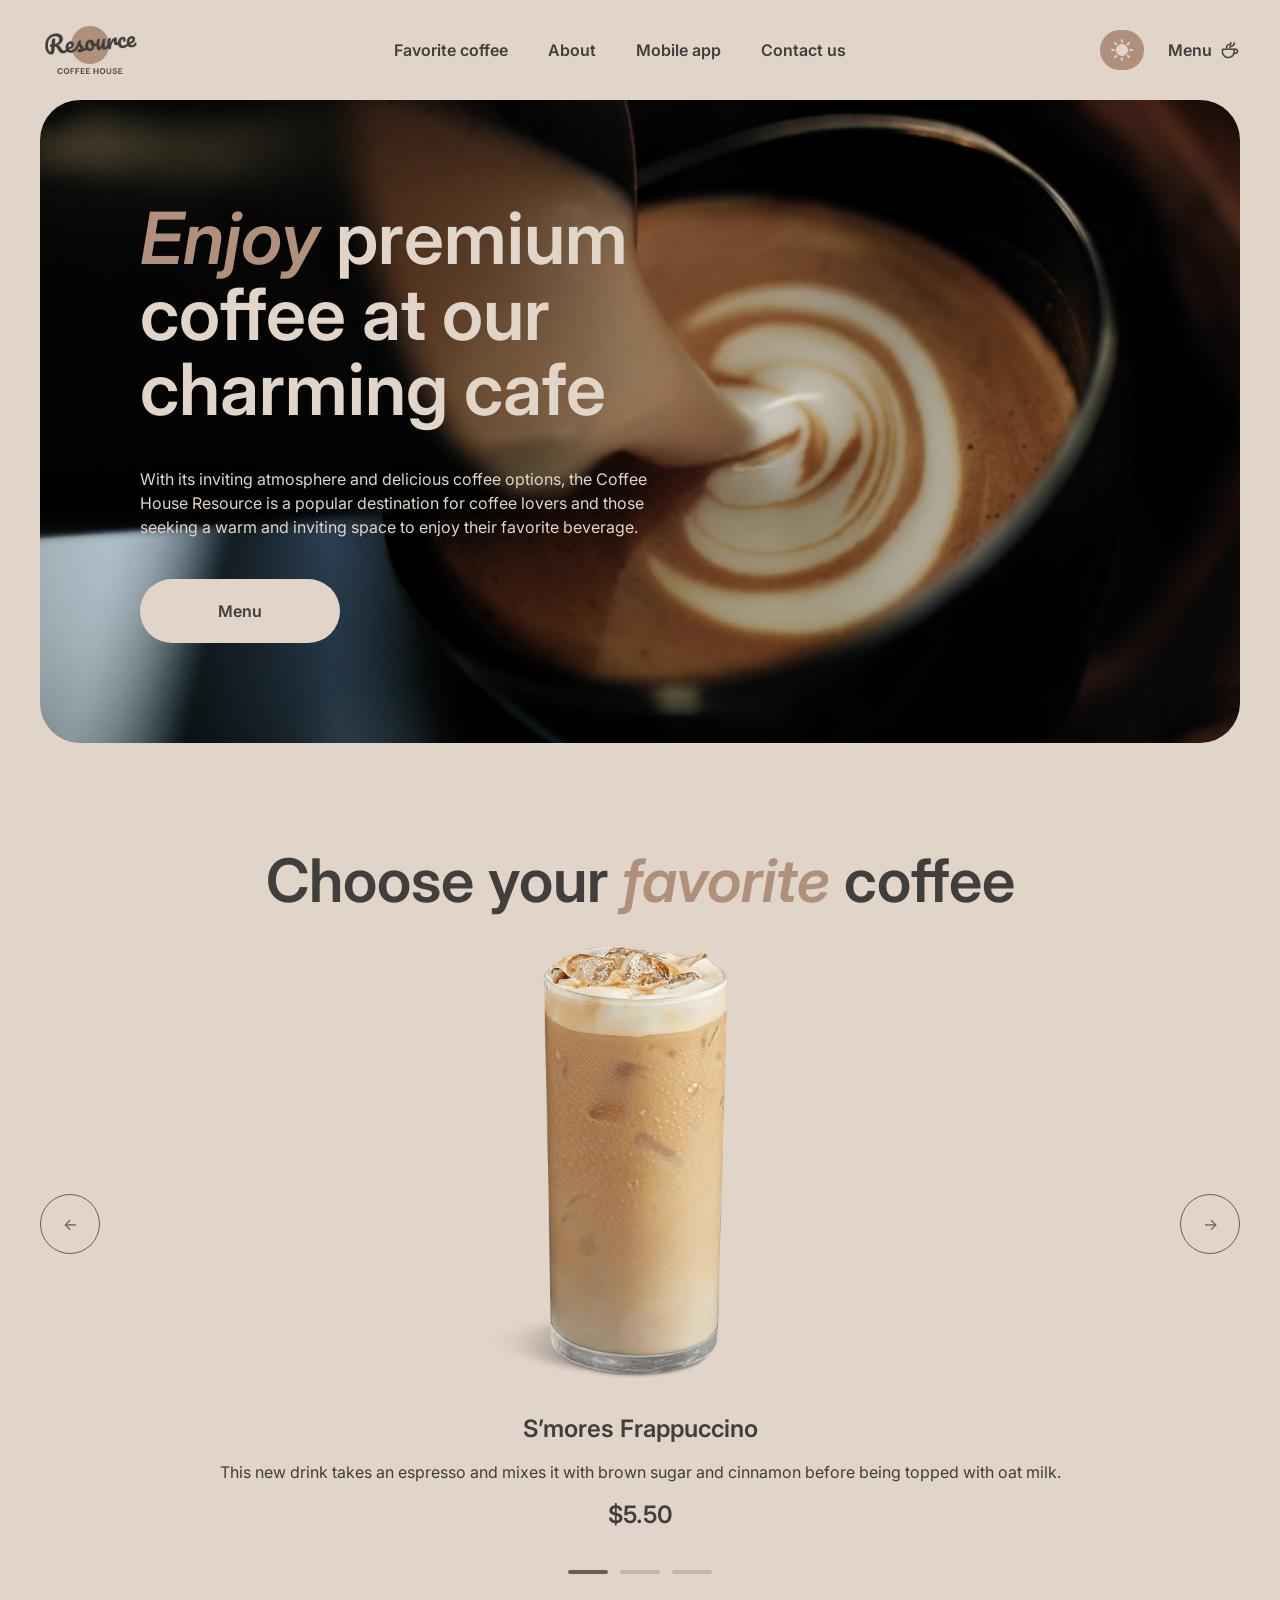
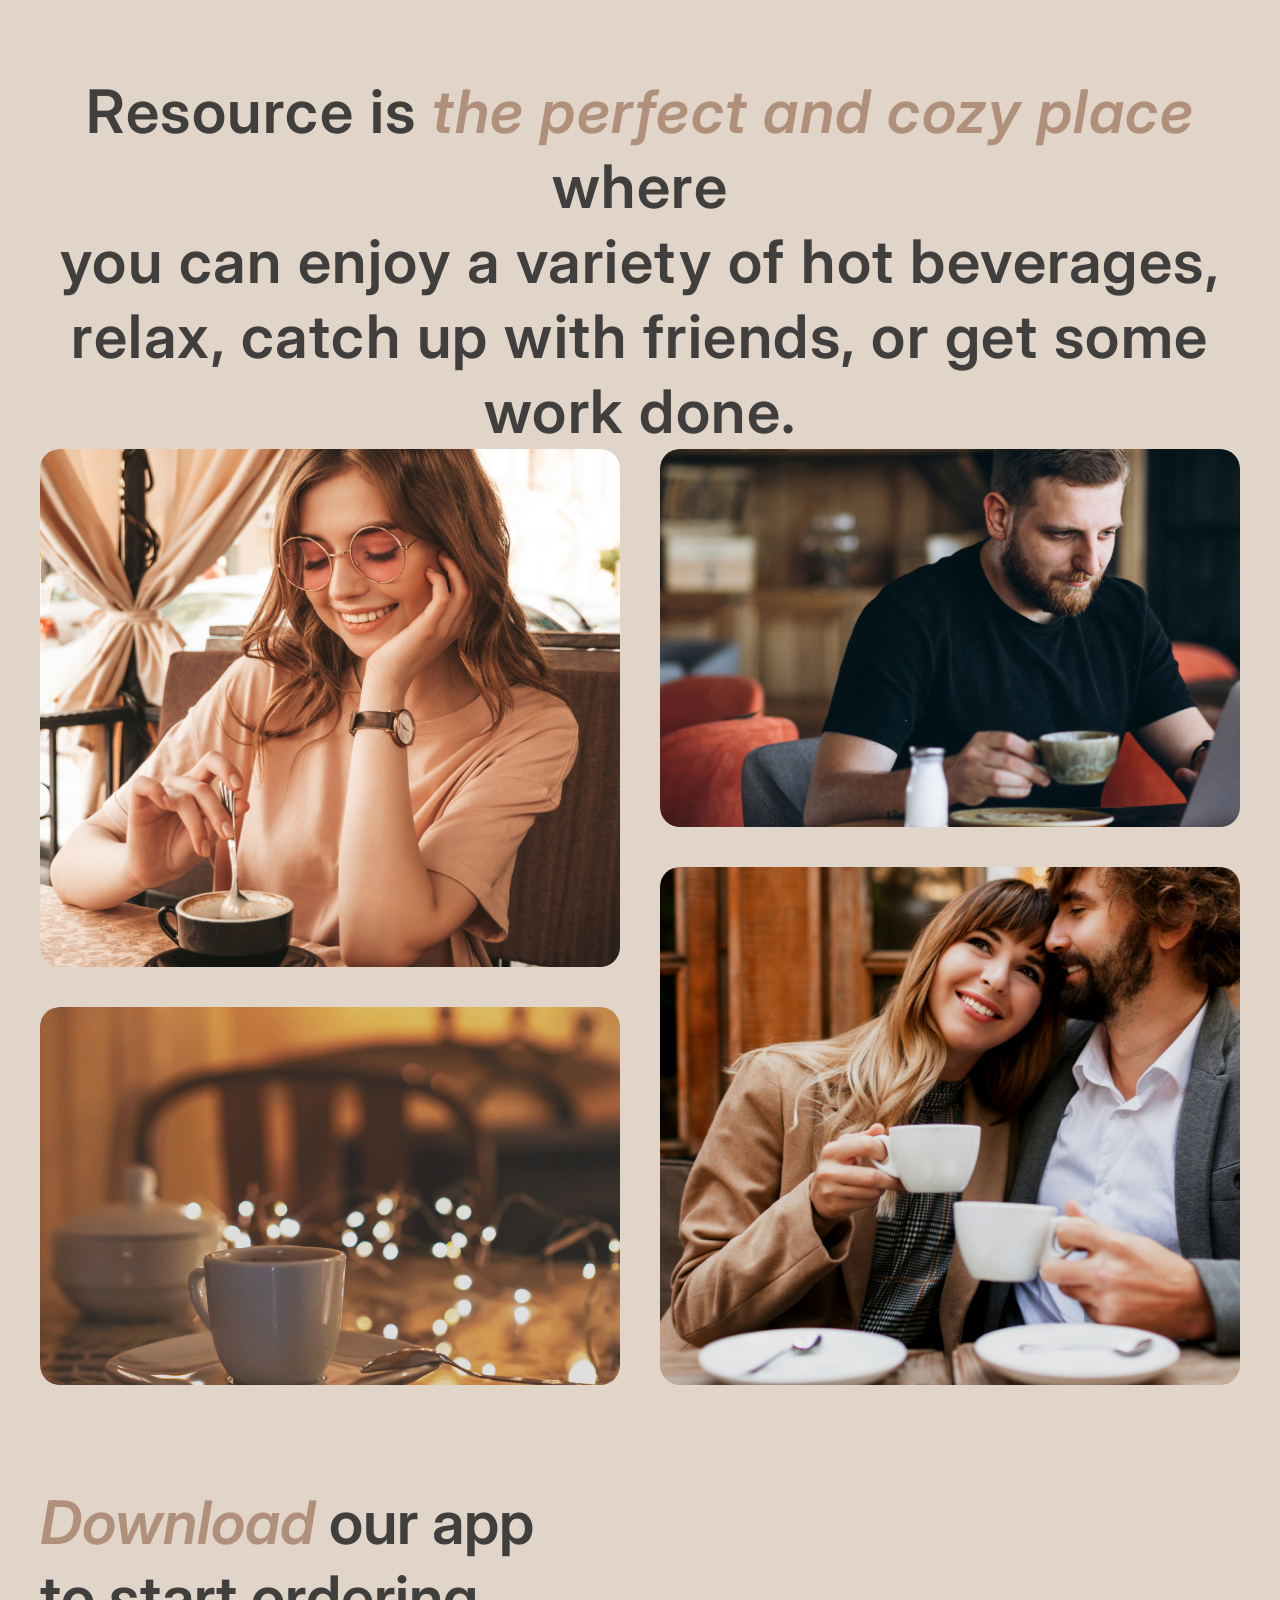
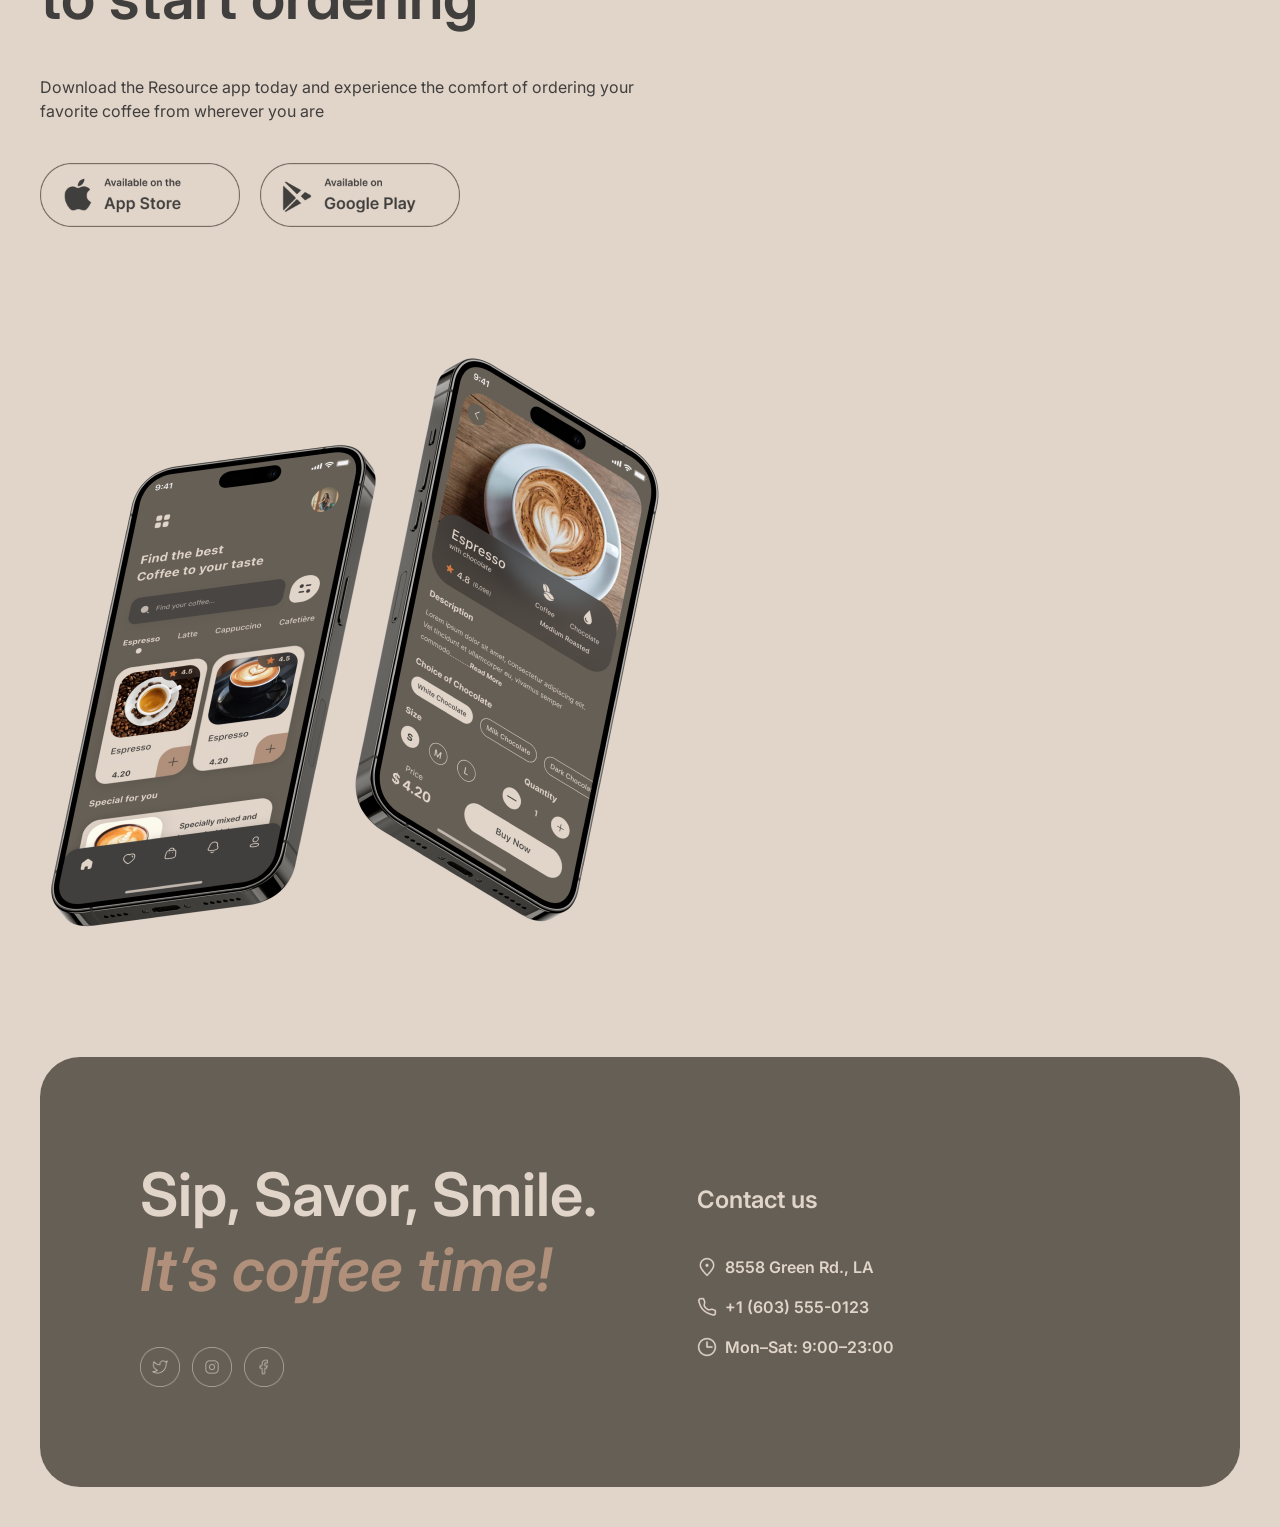
<file: index.html>
<!DOCTYPE html>
<html lang="en">
<head>
    <meta charset="UTF-8">
    <meta name="viewport" content="width=device-width, initial-scale=1.0">
    <title>Coffee House</title>
    <link rel="stylesheet" href="style.css">
    <link rel="preconnect" href="https://fonts.googleapis.com">
    <link rel="preconnect" href="https://fonts.gstatic.com" crossorigin>
    <link href="https://fonts.googleapis.com/css2?family=Inter:ital,opsz,wght@0,14..32,100..900;1,14..32,100..900&display=swap" rel="stylesheet">
</head>
<body>
    <div class="container">
    <header class="header">
            <a class="logo" href="index.html">
                <img src="assets/logo.png" alt="logo Coffee House">
            </a>
            <nav class="nav">
                <ul class="nav-list">
                    <li class="nav-item"><a class="item-link" href="#favorite_coffee">Favorite coffee</a></li>
                    <li class="nav-item"><a class="item-link" href="#about">About</a></li>
                    <li class="nav-item"><a class="item-link" href="#mobile_app">Mobile app</a></li>
                    <li class="nav-item"><a class="item-link" href="#contact_us">Contact us</a></li>
                </ul>
            </nav>
            <div class="header-actions">
                <button class="theme-button" type="button">
                    <img src="assets/Theme switch.png">
                </button>

                <a class="menu-link" href="menu.html">
                <p>Menu</p>
                <img src="assets/coffee-cup.png">
                </a>
                <button class="burger">
                <img src="assets/button-icon-burger.png" alt="menu_реализовать_по-другому">
            </button>
            </div>
            
    </header>
    <main>
        <section class="hero">
            <div class="hero-content">
                <h1>
                    <em>Enjoy</em> premium
                    coffee at our
                    charming cafe
                </h1>
                <p class="hero-text">
                    With its inviting atmosphere and delicious coffee options, the Coffee House Resource is a popular destination for coffee lovers and those seeking a warm and inviting space to enjoy their favorite beverage.
                </p>
                <a class="hero-button" href="menu.html">
                    <span>
                        Menu
                    </span>
                    <img src="assets/coffee-cup.png" alt="">
                </a>

            </div>
        </section>

        <section class="favorite" id="favorite_coffee">
            <h2>
                Choose your <em>favorite</em> coffee
            </h2>
            <div class="favorite-slider">
                <button class="slider-button slider-button-left" type="button">
                    ←
                </button>
                <div class="coffee-card">
                    <img src="assets/coffee-slider-1.png" alt="S’mores Frappuccino">
                    <h3>S’mores Frappuccino</h3>
                    <p class="coffee-text">This new drink takes an espresso and mixes it with brown
                    sugar and cinnamon before being topped with oat milk.</p>
                    <p class="coffee-price">$5.50</p>
                </div>
                <button class="slider-button slider-button-right" type="button">
                    →
                </button>
            </div>
            <div class="slider-pagination">
                <span class="pagination-item active"></span>
                <span class="pagination-item"></span>
                <span class="pagination-item"></span>

            </div>

        </section>

        <section class="about" id="about">
            <h2>
                Resource is <em>the perfect and cozy place</em> where<br> you can enjoy a variety of hot beverages, relax, catch up with friends, or get some work done.
            </h2>

            <div class="about-images">
                <div class="about-column">
                    <img src="assets/girl.png" alt="Girl drinking coffee">
                    <img src="assets/cup.png" alt="Coffee cup">
                </div>
                <div class="about-column">
                    <img src="assets/boy.png" alt="Boy drinking coffee">
                    <img src="assets/people.png" alt="People drinking coffee">
                </div>
            </div>
        </section>

        <section class="mobile-app" id="mobile_app">
            <div class="mobile-app-content">
                <h2>
                    <em>Download</em> our app<br> to start ordering
                </h2>
                <p>
                    Download the Resource app today and experience the comfort of ordering your favorite coffee from wherever you are
                </p>

                <div class="app-buttons">
                    <a href="">
                        <img src="assets/button-app-store.png" alt="Download on the App Store"  class="app-button">
                    </a>
                    <a href="">
                        <img src="assets/button-google-play.png" alt="Download on the Google Play" class="app-button">
                    </a>
                </div>
            </div>

            <div class="mobile-app-image">
                <img src="assets/mobile-screens.png" alt="Coffee House mobile application">
            </div>
        </section>
        
    </main>
    <footer class="footer" id="contact_us">
        <div class="footer-content">
            <div class="footer-social">
                <h2>
                    Sip, Savor, Smile.<br> <em>It’s coffee time!</em>
                </h2>
                 <div class="social-links">
                   <a href=""><img src="assets/twitter.png" alt=""></a>
                   <a href=""><img src="assets/instagram.png" alt=""></a>
                   <a href=""><img src="assets/facebook.png" alt=""></a>

                 </div>

            </div>
            <div class="footer-contact">
                <h3>Contact us</h3>
                <div class="contact">
                    <a href=""><img src="assets/pin-alt.png" alt="" target="_blank">8558 Green Rd.,  LA</a>
                    <a href="tel:+16035550123"><img src="assets/phone.png" alt="">+1 (603) 555-0123</a>
                    <div class="footer-hours"><img src="assets/clock.png" alt="">Mon–Sat: 9:00–23:00</div>
                </div>
            </div>
        </div>
    </footer>
    </div>
    <script src="./script.js"></script>
</body>
</html>
</file>
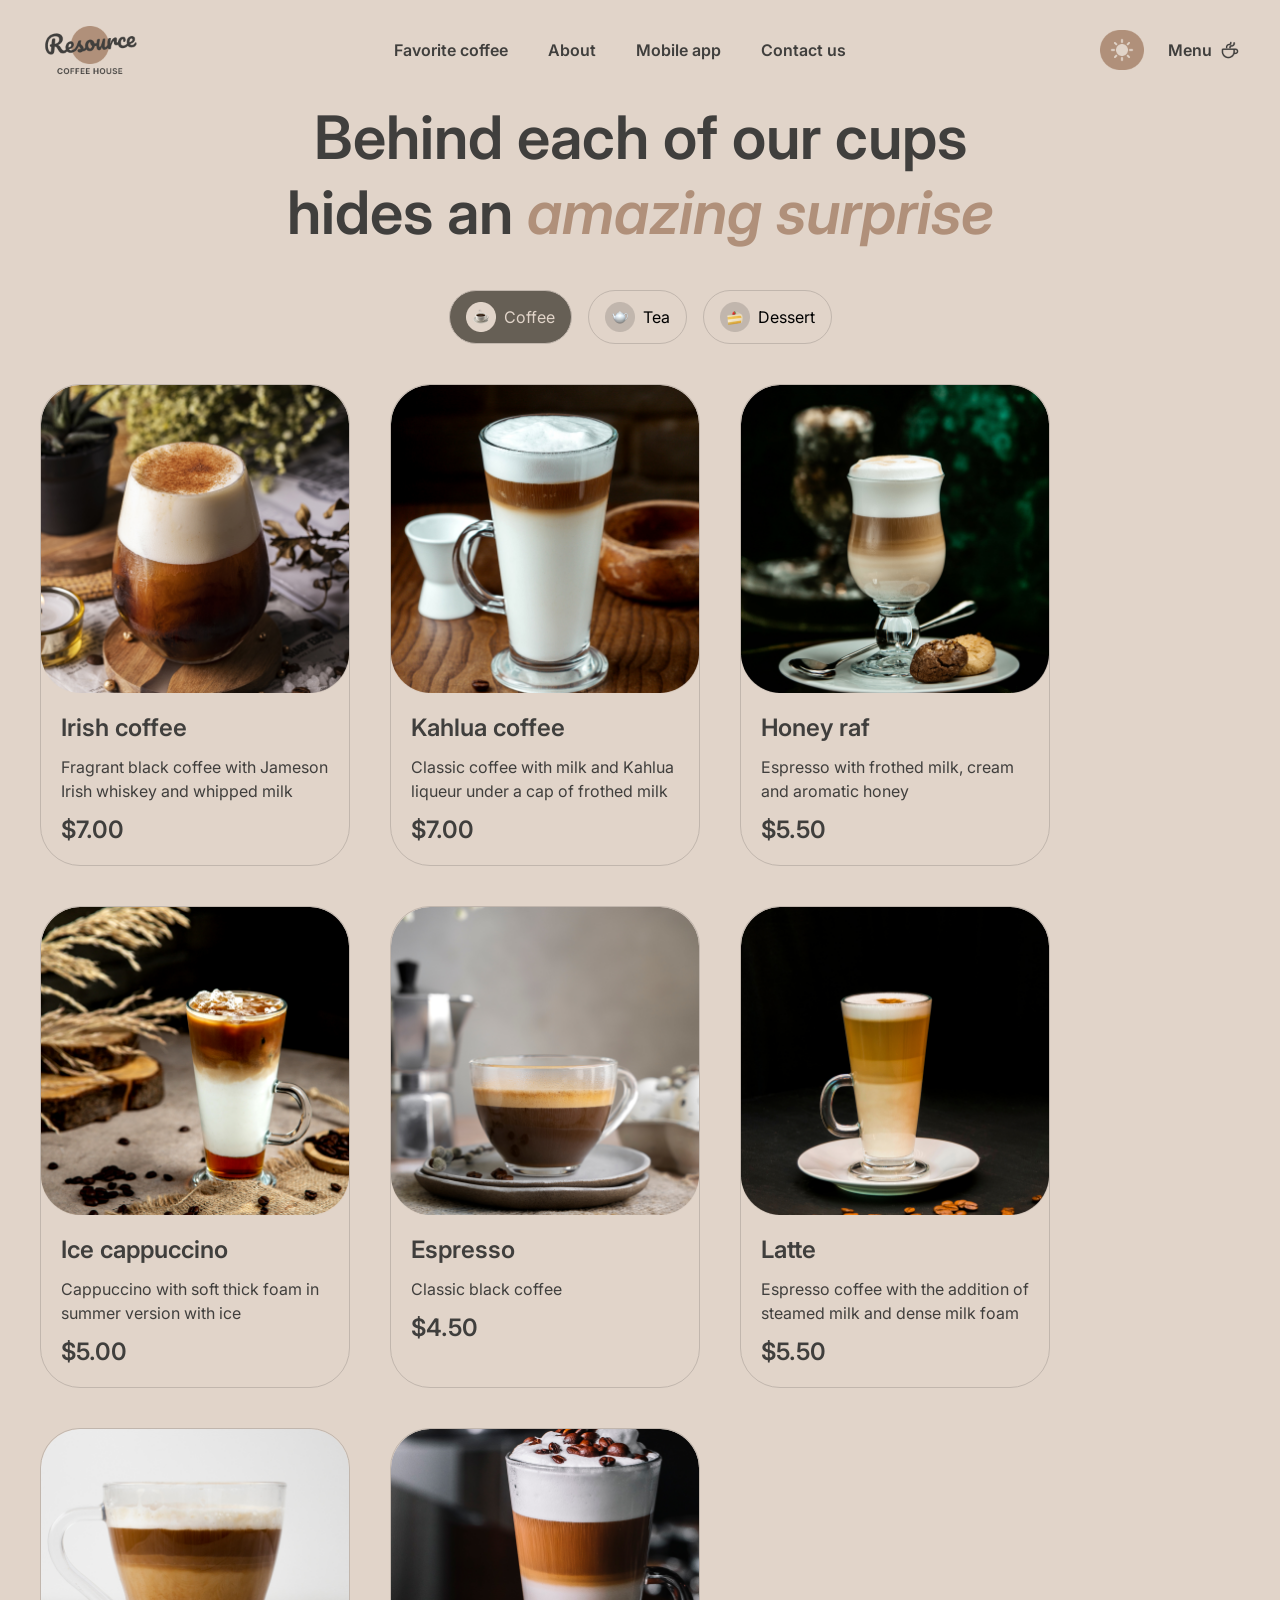
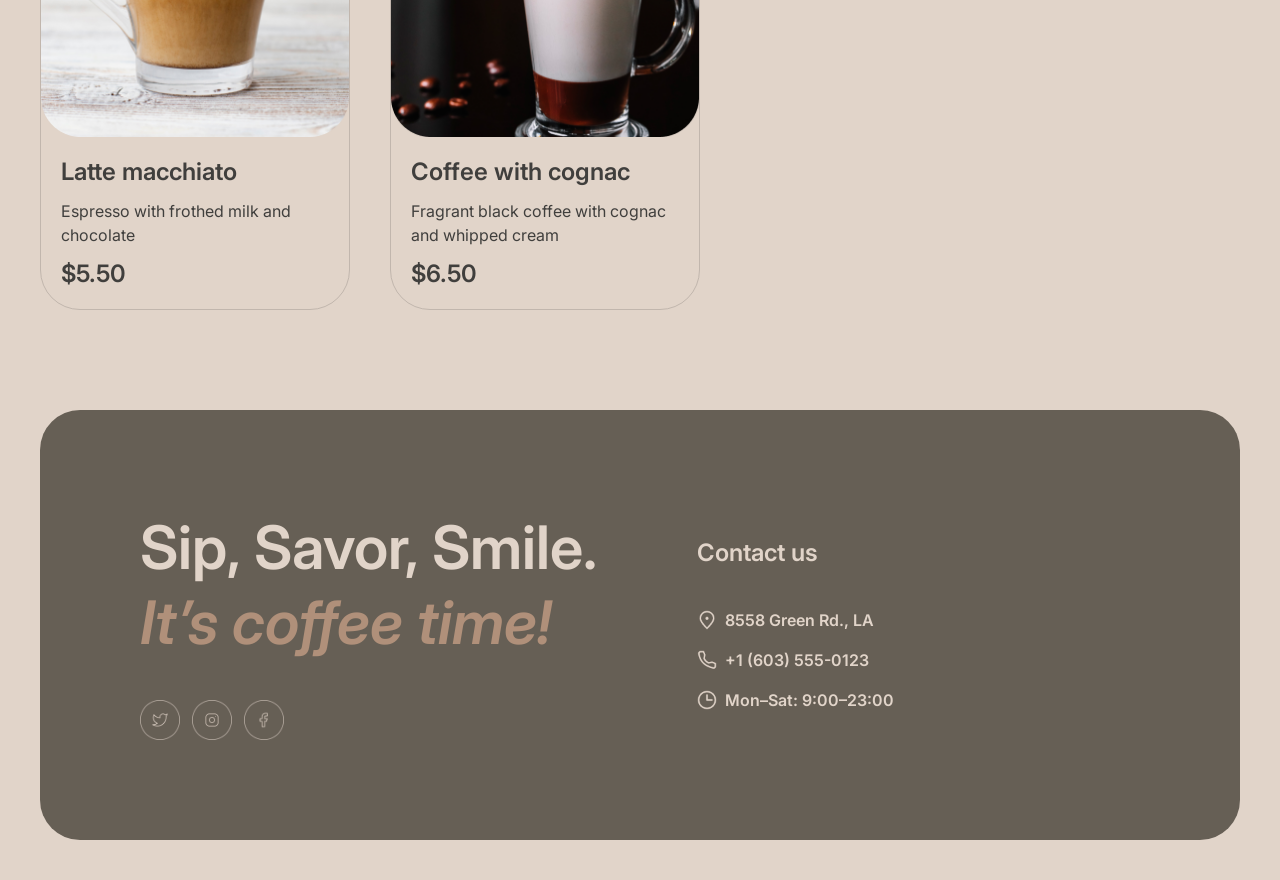
<file: menu.html>
<!DOCTYPE html>
<html lang="en">
<head>
    <meta charset="UTF-8">
    <meta name="viewport" content="width=device-width, initial-scale=1.0">
    <title>Coffee House</title>
    <link rel="stylesheet" href="style.css">
    <link rel="preconnect" href="https://fonts.googleapis.com">
    <link rel="preconnect" href="https://fonts.gstatic.com" crossorigin>
    <link href="https://fonts.googleapis.com/css2?family=Inter:ital,opsz,wght@0,14..32,100..900;1,14..32,100..900&display=swap" rel="stylesheet">
</head>
<body>
    <div class="container">
    <header class="header">
            <a class="logo" href="index.html">
                <img src="assets/logo.png" alt="logo Coffee House">
            </a>
            <nav class="nav">
                <ul class="nav-list">
                    <li class="nav-item"><a class="item-link" href="index.html#favorite_coffee">Favorite coffee</a></li>
                    <li class="nav-item"><a class="item-link" href="index.html#about">About</a></li>
                    <li class="nav-item"><a class="item-link" href="index.html#mobile app">Mobile app</a></li>
                    <li class="nav-item"><a class="item-link" href="index.html#contact us">Contact us</a></li>
                </ul>
            </nav>
            <div class="header-actions">
                <button class="theme-button">
                    <img src="assets/Theme switch.png">
                </button>

                <a class="menu-link" href="menu.html">
                <p>Menu</p>
                <img src="assets/coffee-cup.png">
                </a>
                <button class="burger">
                <img src="assets/button-icon-burger.png" alt="menu_реализовать_по-другому">
            </button>
            </div>
            
            
    </header>
    <main class="coffee-menu">
        <h2>
            Behind each of our cups hides an <em>amazing surprise</em>
        </h2>
        <div class="menu-tabs">
            <button class="menu-tab active"><img src="assets/coffee.png" alt="">Coffee</button>
            <button class="menu-tab"><img src="assets/tea.png" alt="">Tea</button>
            <button class="menu-tab"><img src="assets/dessert.png" alt="">Dessert</button>
        </div>
        <div class="coffee-flex">
            <article class="coffee-item">
                <img src="assets/Irish coffee.png" alt="">
                <div class="coffee-item-content">
                    <h3>Irish coffee</h3>
                    <p>Fragrant black coffee with Jameson Irish whiskey and whipped milk</p>
                    <span>$7.00</span>
                </div>
            </article>
            <article class="coffee-item">
                  <img src="assets/Kahlua coffee.png" alt="">
                <div class="coffee-item-content">
                    <h3>Kahlua coffee</h3>
                    <p>Classic coffee with milk and Kahlua liqueur under a cap of frothed milk</p>
                    <span>$7.00</span>
                </div>
            </article>
            <article class="coffee-item">
                  <img src="assets/Honey raf.png" alt="">
                <div class="coffee-item-content">
                    <h3>Honey raf</h3>
                    <p>Espresso with frothed milk, cream and aromatic honey</p>
                    <span>$5.50</span>
                </div>
            </article>
            <article class="coffee-item">
                  <img src="assets/Ice cappuccino.png" alt="">
                <div class="coffee-item-content">
                    <h3>Ice cappuccino</h3>
                    <p>Cappuccino with soft thick foam in summer version with ice</p>
                    <span>$5.00</span>
                </div>
            </article>
            <article class="coffee-item mobile-hidden">
                  <img src="assets/Espresso.png" alt="">
                <div class="coffee-item-content">
                    <h3>Espresso</h3>
                    <p>Classic black coffee</p>
                    <span>$4.50</span>
                </div>
            </article>
            <article class="coffee-item mobile-hidden">
                  <img src="assets/Latte.png" alt="">
                <div class="coffee-item-content">
                    <h3>Latte</h3>
                    <p>Espresso coffee with the addition of steamed milk and dense milk foam</p>
                    <span>$5.50</span>
                </div>
            </article>
            <article class="coffee-item mobile-hidden">
                  <img src="assets/Latte macchiato.png" alt="">
                <div class="coffee-item-content">
                    <h3>Latte macchiato</h3>
                    <p>Espresso with frothed milk and chocolate</p>
                    <span>$5.50</span>
                </div>
            </article>
            <article class="coffee-item mobile-hidden">
                  <img src="assets/Coffee with cognac.png" alt="">
                <div class="coffee-item-content">
                    <h3>Coffee with cognac</h3>
                    <p>Fragrant black coffee with cognac and whipped cream</p>
                    <span>$6.50</span>
                </div>
            </article>
            <img class="rotating-arrow" src="assets/button-icon-dark.png" alt="">
        </div>
    </main>
    <footer class="footer">
        <div class="footer-content">
            <div class="footer-social">
                <h2>
                    Sip, Savor, Smile.<br> <em>It’s coffee time!</em>
                </h2>
                 <div class="social-links">
                   <a href=""><img src="assets/twitter.png" alt=""></a>
                   <a href=""><img src="assets/instagram.png" alt=""></a>
                   <a href=""><img src="assets/facebook.png" alt=""></a>

                 </div>

            </div>
            <div class="footer-contact">
                <h3>Contact us</h3>
                <div class="contact">
                    <a href=""><img src="assets/pin-alt.png" alt="" target="_blank">8558 Green Rd.,  LA</a>
                    <a href="tel:+16035550123"><img src="assets/phone.png" alt="">+1 (603) 555-0123</a>
                    <div class="footer-hours"><img src="assets/clock.png" alt="">Mon–Sat: 9:00–23:00</div>
                </div>
            </div>
        </div>
    </footer>
    </div>
</body>
</html>
</file>
<file: style.css>
:root {
    --bg: #E1D4C9;
    --text: #403F3D;
    --dark: #665F55;
    --light: #E1D4C9;
    --border: #C1B6AD;
    --accent: #B0907A;
}

[data-theme="dark"] {
    --bg: #292826;
    --text: #E1D4C9;
    --dark: #665F55;
    --light: #E1D4C9;
    --border: #665F55;
    --accent: #B0907A;
}
body {
    margin: 0;
    background-color: var(--bg);
    color: var(--text);
}
*,
*::before,
*::after {
  box-sizing: border-box;
  margin: 0;
  padding: 0;
}
a {
    text-decoration: none; color: inherit;
}
ul {
    list-style: none;
}
img {
    max-width: 100%;  display: block;
}
button {
    font: inherit; cursor: pointer; border: none; background: none;
}
html {
    scroll-behavior: smooth;
}


.container {
    max-width: 1440px;
    margin: 0 auto;
}

.header {
    display: flex;
    justify-content: space-between;

    width: auto;

    margin: 20px 40px 20px 40px;

    color: #403F3D;
    font-family: "Inter", sans-serif;
    font-size: 16px;
    font-weight: 600;
    line-height: 150%;

}

.logo {
    width: 100px;
    height: 60px;
}

.nav {
    display: flex;
    align-items: center;
}

.nav-list {
    display: flex;
    align-items: center;
    gap: 40px;
}

.header-actions {
    display: flex;
    gap: 24px;

}

.theme-button img {
    width: 44px;
    

}

.menu-link {
    display: flex;
    justify-content: center;
    align-items: center;
    gap: 8px;
}

.menu-link img {
    width: 20px;
    height: 20px;
}

.hero {
    background-image: url(assets/hero-banner.png);
    background-size: cover;
    background-position: center;
    background-repeat: no-repeat;

    border-radius: 40px;

    padding: 100px;
    margin-left: 40px;
    margin-right: 40px;
}

.hero-content {
    display: flex;
    flex-direction: column;
    max-width: 530px;
    gap: 40px;

    font-family: "Inter", sans-serif;

}

h1 {
    font-size: 72px;
    font-weight: 600;
    line-height:  105%;
    color: #E1D4C9;

}

em {
    color: #B0907A;
    font-style: italic;
}

.hero-text {
    font-size: 16px;
    font-weight: 400;
    line-height:  150%;
    color: #E1D4C9;
    font-family: "Inter", sans-serif;

}

.hero-button {
    width: 200px;
    height: 64px;

    border-radius: 100px;

    background-color: #E1D4C9;

    display: flex;
    justify-content: center;
    align-items: center;

    font-family: "Inter", sans-serif;
    font-size: 16px;
    font-weight: 600;
    line-height:  150%;
    
    color: #403F3D ;
}

.favorite {
    padding: 0 40px;
    margin-top: 100px;
    font-family: "Inter", sans-serif;
}

.favorite h2 {
    font-size: 60px;
    font-weight: 600;
    line-height: 125%;
    
    text-align: center;

    color: #403F3D;;
}

.favorite-slider {
    display: flex;
    justify-content: center;
    align-items: center;

    margin: 0 auto;
    position: relative;


}

.slider-button {
    position: absolute;

    border: 1px solid #665F55;
    border-radius: 100px;
    color: #665F55;

    cursor: pointer;

    width: 60px;
    height: 60px;
}

.slider-button-left {
    left: 0;
}

.slider-button-right {
    right: 0;
}

.coffee-card {
    display: flex;
    justify-content: center;
    align-items: center;
    flex-direction: column;
    gap: 16px;

    text-align: center;

    width: 100%;


}


.coffee-card img {
    width: 480px;
    height: auto;
}

.coffee-text {
    font-size: 16px;
    font-weight: 400;
    line-height:  150%;
    color: #403F3D;
}

.coffee-card h3, .coffee-price {
    font-size: 24px;
    font-weight: 600;
    line-height:  125%;
    color: #403F3D;
}

.coffee-price {
    font-size: 24px;
    font-weight: 600;
    line-height:  125%;
    color: #403F3D;
}

.slider-pagination {
    display: flex;
    justify-content: center;
    gap: 12px;

    margin-top: 40px;
}

.pagination-item {
    display: block;
    
    width: 40px;
    height: 4px;

    border-radius: 100px;

    background-color: #C1B6AD;
}

.pagination-item.active {
    background-color: #665F55;
}

.about {
    margin: 100px 40px 100px 40px;

}

.about h2 {
    font-size: 60px;
    font-weight: 600;
    line-height: 125%;
    font-family: "Inter", sans-serif;
    color: #403F3D;
    letter-spacing: 1.5px;

    text-align: center;
}

.about-images {
    display: grid;
    grid-template-columns: 1fr 1fr;
    gap: 40px;
}

.about-column {
    display: flex;
    flex-direction: column;
    gap: 40px;
}

.about-column img {
    display: block;

    width: 100%;

    border-radius: 20px;

    object-fit: cover;
}

.mobile-app {

    margin: 0 40px;
    

    display: flex;
    align-items: center;
    flex-wrap: wrap;
 
    
    gap: 100px;
}

.mobile-app-content {
    max-width: 630px;

    display: flex;
    flex-direction: column;
    gap: 40px;
}

.mobile-app h2 {
    font-size: 60px;
    font-weight: 600;
    line-height: 125%;
    font-family: "Inter", sans-serif;
    color: #403F3D;
}

.mobile-app p {
    font-size: 16px;
    font-weight: 400;
    line-height:  150%;
    color: #403F3D;
    font-family: "Inter", sans-serif;
}

.app-buttons {
    display: flex;
    gap: 20px;
}

.app-buttons img {
    width: 200px;
}

.footer {
    margin: 100px 40px 40px 40px;
    padding: 100px;

    background-color: #665F55;
    border-radius: 40px;

    color: #E1D4C9;
}

.footer-content {
    display: flex;
    align-items: center;
    gap: 100px;
    flex-wrap: wrap;
}

.footer-social {
    display: flex;
    flex-direction: column;
    gap: 40px;
}

.footer-social h2 {
    font-size: 60px;
    font-weight: 600;
    line-height: 125%;
    font-family: "Inter", sans-serif;
    color: #E1D4C9;

}
.social-links{
    display: flex;
    gap: 12px;
}

.social-links img {
    width: 40px;
    height: auto;
}

.footer-contact {
    display: flex;
    flex-direction: column;
    gap: 40px;

    
}

.contact {
    display: flex;
    flex-direction: column;
    gap: 16px;

    font-family: "Inter", sans-serif;
    font-size: 16px;
    font-weight: 600;
    line-height:  150%;
}

.footer-contact a {
    display: flex;
    align-items: center;
    gap: 8px;
}

.footer-hours {
    display: flex;
    align-items: center;
    gap: 8px;
}

.contact img {
    width: 20px;
    height: auto;
}

.footer-contact h3 {
    font-size: 24px;
    font-weight: 600;
    line-height:  125%;
    font-family: "Inter", sans-serif;
}

.coffee-menu {
    margin: 0 40px 100px 40px;
    display: flex;
    flex-direction: column;
    gap: 40px;
}

.coffee-menu h2 {
    font-size: 60px;
    font-weight: 600;
    line-height: 125%;
    font-family: "Inter", sans-serif;
    color: #403F3D;

    text-align: center;

    max-width: 800px;

    margin: 0 auto;
}

.menu-tabs {
    display: flex;
    justify-content: center;
    align-items: center;
    gap: 16px;
    
    font-family: "Inter", sans-serif;
}

.menu-tab {
    display: flex;
    align-items: center;
    gap: 8px;

    border: 1px solid #C1B6AD;
    border-radius: 100px;
    padding: 11px 16px 11px;
}

.menu-tab.active {
    color: #E1D4C9;
    background-color: #665F55;
}

.coffee-flex {
    display: flex;
    flex-wrap: wrap;
    gap: 40px;
}

.coffee-item {
    max-width: 310px;

    border: 1px solid #C1B6AD;
    border-radius: 40px;

    overflow: hidden;
}

.coffee-item img {
    display: block;

    width: 310px;
    height: auto;

    object-fit: cover;
}


.coffee-item h3 {
    font-size: 24px;
    font-weight: 600;
    line-height:  125%;
    font-family: "Inter", sans-serif;
    color: #403F3D;
}

.coffee-item p {
    font-size: 16px;
    font-weight: 400;
    line-height:  150%;
    color: #403F3D;
    font-family: "Inter", sans-serif;
}

.coffee-item span {
    font-size: 24px;
    font-weight: 600;
    line-height:  125%;
    color: #403F3D;
    font-family: "Inter", sans-serif;
}

.coffee-item-content {
    display: flex;
    flex-direction: column;
    gap: 12px;

    margin: 20px;
}

.burger {
    display: none;
}



.hero-button img {
    display: none;
}

.rotating-arrow {
    display: none;
}


@media (max-width: 768px) {

    
    .burger {
        display: block;
    }

    .menu-link {
        display: none;
    }

    .nav {
        display: none;
    }


    .hero {
        margin: 0 40px;
    }
    .hero-button img {
        display: inherit;
        margin-left: 8px;

        width: 20px;
    }

    .about-images {
        display: flex;
        flex-direction: column;
        gap: 40px;

        max-width: 680px;
    }

    .about-column:first-child img:last-child {
        display: none;
    }

    .about-column:last-child img:first-child {
        display: none;
    }
    .mobile-app {
        width: auto;
    }
    .mobile-app-content {
        width: 100%;
        max-width: none;
    }

    .mobile-app-image {
       width: 100%;
       max-width: 100%;
    }

    .mobile-app-image img {
       width: 100%;
       max-width: 100%;
       height: auto;
    }
    .mobile-hidden {
        display: none;
    }
    .rotating-arrow {
        display: block;
        width: 60px;
        margin: auto;
        padding-top: 24px;
    }
}

    @media (max-width: 380px) {

    .header {
        margin: 20px 16px;
    }

    .hero {
        margin: 60px 16px;
        min-height: 550px;
        padding: 0;

        border-radius: 20px;
    }

    .hero-content {
        padding: 60px 24px;
    }

    .hero h1 {
        font-size: 42px;
        font-weight: 600;
        line-height: 115%;

    }

  
    .favorite {
        padding: 0 16px;
    }

    .favorite h2 {
        font-size: 32px;
        font-weight: 600;
        line-height: 125%;
    }
    .coffee-flex {
        flex-direction: column;
        gap: 20px;
    }

    .about {
        margin: 100px 16px 0 16px;

    }

    .about h2 {
        font-size: 32px;
        font-size: 32px;
        font-weight: 600;
        line-height: 125%;
        text-align: left;
    }


    .about-column img {
        height: 590px;
    }

    .mobile-app {
        display: flex;
        flex-direction: column;
        flex-wrap: nowrap;

        width: auto;
        margin: 100px 16px 0 16px;
        gap: 40px;
    }

    .mobile-app h2 {
        font-size: 32px;
        font-size: 32px;
        font-weight: 600;
        line-height: 125%;
    }

    .footer {
        margin: 100px 16px 0 16px;

        padding: 40px 24px;

        border-radius: 20px;
    }

    .footer-social h2 {
        font-size: 32px;
        font-size: 32px;
        font-weight: 600;
        line-height: 125%;
    }

    .footer-content {
        gap: 40px;
    }
    .slider-button {
        display: none;
    }
    .coffee-card {
        width: 100%;
}

    .coffee-card img {
        width: 100%;
        height: auto;
}
    .app-buttons {
        flex-direction: column;
        gap: 12px;
}

    .app-buttons img {
        width: 200px;
}
    .menu-tabs {
        gap: 8px;
    }

    .menu-tab {
        padding-left: 8px;
    }
    .coffee-menu h2 {
        font-size: 32px;
        font-size: 32px;
        font-weight: 600;
        line-height: 125%;
    }
    .coffee-menu {
        margin: 16px;
    }



}
</file>
